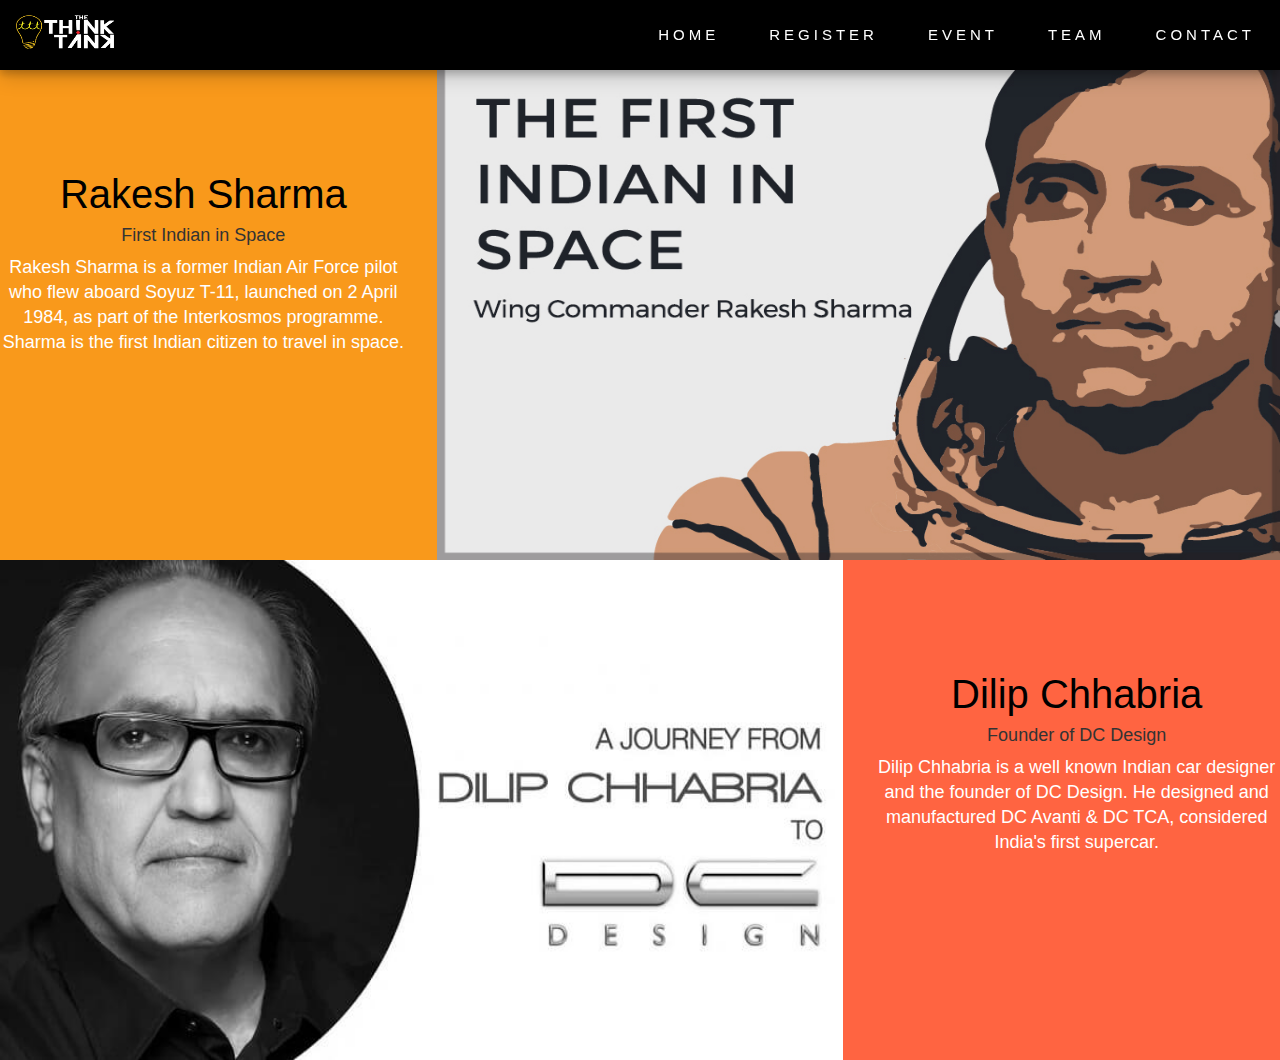
<file: event.html>
<!DOCTYPE html>
<html lang="en">

<head>
        <title>The Think Tank</title>
        <link rel="shortcut icon" href="images/Logo/favicon.png">
    <meta charset="utf-8">
    <meta name="viewport" content="width=device-width, initial-scale=1">


    <link rel="stylesheet" href="https://maxcdn.bootstrapcdn.com/bootstrap/3.3.7/css/bootstrap.min.css">
    <script src="https://ajax.googleapis.com/ajax/libs/jquery/3.3.1/jquery.min.js"></script>
    <script src="https://maxcdn.bootstrapcdn.com/bootstrap/3.3.7/js/bootstrap.min.js"></script>
    <link href="https://fonts.googleapis.com/css?family=Pangolin" rel="stylesheet">
    <link rel="stylesheet" href="https://cdnjs.cloudflare.com/ajax/libs/font-awesome/4.7.0/css/font-awesome.min.css">
    <link href="https://fonts.googleapis.com/css?family=Delius+Swash+Caps" rel="stylesheet">
    <!--THEME-->
    <link rel="stylesheet" href="css/index.css">
    <link rel="stylesheet" href="css/event.css">


</head>

<body id="index">
    <nav class="navbar navbar-default navbar-fixed-top">
        <div class="container-fluid">
            <div class="navbar-header">
                <button type="button" class="navbar-toggle" data-toggle="collapse" data-target="#myNavbar">
        <span class="icon-bar"></span>
        <span class="icon-bar"></span>
        <span class="icon-bar"></span>
      </button>
                <a class="navbar-brand page-scroll" href="#index"><img src="images/para/Navi.png" /></a>
            </div>
            <div class="borderYtoX collapse navbar-collapse" id="myNavbar">
                <ul class=" nav navbar-nav navbar-right">
                    <li><a href="index.html">HOME</a></li>
                    <li><a href="recruitment.html">REGISTER</a></li>
                    <li><a href="event.html">EVENT</a></li>
                    <li><a href="speaker.html">TEAM</a></li>
                    <li><a href="contact.html">CONTACT</a></li>
                </ul>
            </div>
        </div>
    </nav>

    <div class="Container212 wholeContainer">
        <div class="container-1">
            <div class="row ">
                <div class="col-md-8 col-xm-12 pull-right">
                    <a href="#">
                        <img class="img-responsive" src="images/rocket.jpg" alt="">
                    </a>

                </div>
                <div class="container-text col-md-4 col-xs-12 pull-left">

                    <h3 class="text-center">Rakesh Sharma</h3>
                    <h4 class="text-center">First Indian in Space</h4>
                    <p class="text-center">Rakesh Sharma is a former Indian Air Force pilot who flew aboard Soyuz T-11, launched on 2 April 1984, as part of the Interkosmos programme. Sharma is the first Indian citizen to travel in space. </p>
                </div>
            </div>
        </div>
        <div class="container-2">
            <div class="row ">
                <div class="col-md-8 col-xm-12">
                    <a href="#">
                        <img class="img-responsive" src="images/dilip.jpg" alt="">
                    </a>

                </div>
                <div class="container-text col-md-4 col-xs-12">

                    <h3 class="text-center">Dilip Chhabria</h3>
                    <h4 class="text-center">Founder of DC Design</h4>
                    <p class="text-center">Dilip Chhabria is a well known Indian car designer and the founder of DC Design. He designed and manufactured DC Avanti & DC TCA, considered India's first supercar.</p>
                </div>
            </div>
        </div>
    </div>

</body>

</html>
</file>
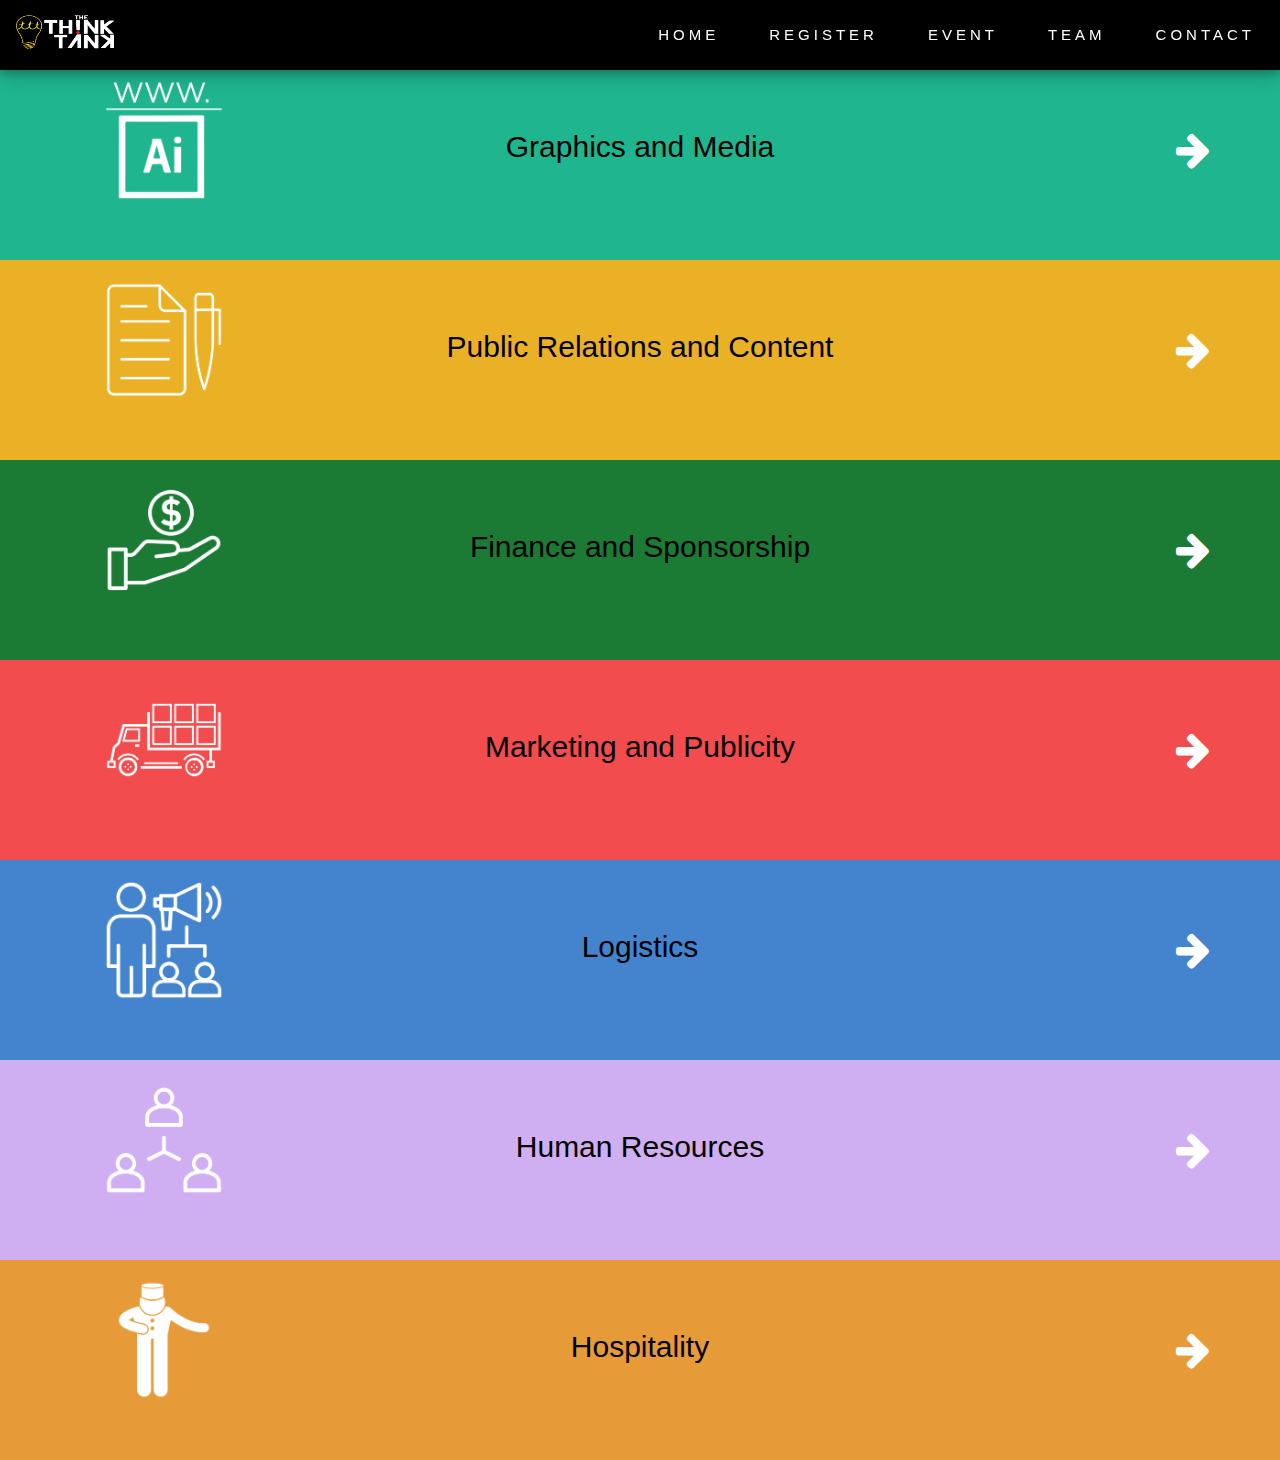
<file: recruitment.html>
<!DOCTYPE html>
<html lang="en">

<head>
    <title>The Think Tank</title>
        <link rel="shortcut icon" href="images/Logo/favicon.png">
    <meta charset="utf-8">
    <meta name="viewport" content="width=device-width, initial-scale=1">


    <link rel="stylesheet" href="https://maxcdn.bootstrapcdn.com/bootstrap/3.3.7/css/bootstrap.min.css">
    <script src="https://ajax.googleapis.com/ajax/libs/jquery/3.3.1/jquery.min.js"></script>
    <script src="https://maxcdn.bootstrapcdn.com/bootstrap/3.3.7/js/bootstrap.min.js"></script>
    <link href="https://fonts.googleapis.com/css?family=Pangolin" rel="stylesheet">
    <link rel="stylesheet" href="https://cdnjs.cloudflare.com/ajax/libs/font-awesome/4.7.0/css/font-awesome.min.css">
    <link href="https://fonts.googleapis.com/css?family=Delius+Swash+Caps" rel="stylesheet">
    <!--THEME-->
    <link rel="stylesheet" href="css/index.css">
    <link rel="stylesheet" href="css/recruitment.css">
    <link rel="stylesheet" href="css/home_content.css">

</head>

<body id="index">

    <nav class="navbar navbar-default navbar-fixed-top">
        <div class="container-fluid">
            <div class="navbar-header">
                <button type="button" class="navbar-toggle" data-toggle="collapse" data-target="#myNavbar" onclick="SolidFunction()">
                    <span class="icon-bar"></span>
                    <span class="icon-bar"></span>
                    <span class="icon-bar"></span>
                  </button>
                <a class="navbar-brand page-scroll" href="#index"><img src="images/para/Navi.png" alt="Logo"/></a>
            </div>
            <div class="borderYtoX collapse navbar-collapse" id="myNavbar">
                <ul class=" nav navbar-nav navbar-right">
                    <li><a href="index.html">HOME</a></li>
                    <li><a href="recruitment.html">REGISTER</a></li>
                    <li><a href="event.html">EVENT</a></li>
                    <li><a href="speaker.html">TEAM</a></li>
                    <li><a href="contact.html">CONTACT</a></li>
                </ul>
            </div>
        </div>
    </nav>

    <div class="whole-container">
        <section>
            <div class="container-fluid departments">
                <div class="row">
                    <a href="https://tinyurl.com/Graphicsandmedia" target="_blank" >
                    <div class="col-md-12 container-dep one">
                        <div class="row">
                            <div class="col-xs-3">
                            <div id="one" class="logo-dep text-center Group">
                                <img class="logo" src="images/Logo/1-01.png"  alt="Logo_Dep"/>
                            </div>
                        </div>
                            <div class="col-xs-6">
                            <div class="info-dep text-center">
                                <h2 class="text-center"> Graphics and Media </h2>
                            </div>
                        </div>
                        <div class="arrowRight col-xs-3">
                            <i class="fa fa-arrow-right"></i>
                        </div>
                        </div>
                    </div>
                </a>
                <a href="https://tinyurl.com/PublicRelations-Content" target="_blank" >
                    <div class="col-md-12 container-dep two">
                        <div class="row">
                            <div class="col-xs-3">
                        <div id="two" class="logo-dep text-center Group">
                            <img class="logo" src="images/Logo/2-01.png"  alt="Logo_Dep"/>
                        </div>
                            </div>
                            <div class="col-xs-6">
                        <div class="info-dep text-center">
                            <h2>Public Relations and Content</h2>
                        </div>
                        </div>
                        <div class="arrowRight col-xs-3">
                            <i class="fa fa-arrow-right"></i>
                        </div>
                        </div>
                    </div>
                    </a>
                    <a href=" https://tinyurl.com/FinanceAndSponsorship" target="_blank" >
                    <div class="col-md-12 container-dep three">
                        <div class="row">
                            <div class="col-xs-3">
                        <div id="three" class="logo-dep text-center Group">
                            <img class="logo" src="images/Logo/3-01.png"  alt="Logo_Dep"/>
                        </div>
                            </div>
                            <div class="col-xs-6">
                        <div class="info-dep text-center">
                            <h2>Finance and Sponsorship</h2>
                        </div>
                        </div>
                        <div class="arrowRight col-xs-3">
                            <i class="fa fa-arrow-right"></i>
                        </div>
                        </div>
                    </div>
                    </a>
                    <a href=" https://tinyurl.com/MarketingAndPublicity" target="_blank" >
                    <div class="col-md-12 container-dep four">
                        <div class="row">
                            <div class="col-xs-3">
                        <div id="four" class="logo-dep text-center Group">
                            <img class="logo" src="images/Logo/Untitled-2-01.png"  alt="Logo_Dep"/>
                        </div>
                            </div>
                            <div class="col-xs-6">
                        <div class="info-dep text-center">
                            <h2>Marketing and Publicity</h2>
                        </div>
                        </div>
                        <div class="arrowRight col-xs-3">
                            <i class="fa fa-arrow-right"></i>
                        </div>
                        </div>
                    </div>
                    </a>
                    <a href=" https://tinyurl.com/TEDxLogistics2019
                    " target="_blank" >
                    <div class="col-md-12 container-dep five">
                        <div class="row">
                            <div class="col-xs-3">
                        <div id="five" class="logo-dep text-center Group">
                            <img class="logo" src="images/Logo/5-01.png"  alt="Logo_Dep"/>
                        </div>
                            </div>
                            <div class="col-xs-6">
                        <div class="info-dep text-center">
                            <h2>Logistics</h2>
                        </div>
                        </div>
                        <div class="arrowRight col-xs-3">
                            <i class="fa fa-arrow-right"></i>
                        </div>
                        </div>
                    </div>
                    </a>
                    <a href="https://tinyurl.com/TEDxHumanResources2019
                    " target="_blank" >
                    <div class="col-md-12 container-dep six">
                        <div class="row">
                            <div class="col-xs-3">
                        <div id="six" class="logo-dep text-center Group">
                            <img class="logo" src="images/Logo/6-01.png"  alt="Logo_Dep"/>
                        </div>
                            </div>
                            <div class="col-xs-6">
                        <div class="info-dep text-center">
                            <h2>Human Resources</h2>
                        </div>
                        </div>
                        <div class="arrowRight col-xs-3">
                            <i class="fa fa-arrow-right"></i>
                        </div>
                        </div>
                    </div>
                    </a>
                    <a href="https://tinyurl.com/TEDxHospitality2019" target="_blank" >
                    <div class="col-md-12 container-dep seven text-center">
                        <div class="row">
                            <div class="col-xs-3">
                        <div class="logo-dep text-center Group">
                            <img class="logo" src="images/Logo/7-01.png"  alt="Logo_Dep"/>
                        </div>
                            </div>
                            <div class="col-xs-6">
                        <div class="info-dep text-center">
                            <h2>Hospitality</h2>
                        </div>
                        </div>
                        <div class="arrowRight col-xs-3">
                            <i class="fa fa-arrow-right"></i>
                        </div>
                        </div>
                    </div>
                    </a>
                </div>
            </div>
        </section>
    </div>
</body>

</html>
</file>
<file: css/index.css>
body {
    margin: 0;
    padding: 0;
}

.navbar {
    margin-bottom: 0;
    background-color: black;
    box-shadow: 0 4px 8px 0 rgba(0, 0, 0, 0.2), 0 6px 20px 0 rgba(0, 0, 0, 0.19);
    z-index: 999999;
    border: 0;
    font-size: 15px !important;
    line-height: 1.42857143 !important;
    letter-spacing: 4px;
    color: white;
    width: 100%;
}

::-webkit-scrollbar {
    width: 12px;
}

::-webkit-scrollbar-track {
    background: #e4e4e4;
}

::-webkit-scrollbar-thumb {
    background: rgb(160, 160, 160);
}

::-webkit-scrollbar-thumb:hover {
    background: rgb(0, 0, 0);
}

.navbar-brand img {
    padding: none;
    margin: none;
    width: 100px;
    color: black;
    height: 170%;
}

.navbar-nav>li {
    padding-left: 10px;
    padding-right: 10px;
    padding-top: 10px;
    padding-bottom: 10px;
}

.navbar-default .navbar-nav>li>a {
    color: white;
    border-bottom: none;
    transition: 10s;
}

.navbar-default .navbar-nav>li>a:hover {
    color: yellow;
}

.navbar-default .navbar-nav>li>a:after {
    display: block;
    position: absolute;
    top: 0;
    left: 0;
    bottom: 0;
    right: 0;
    margin: auto;
    width: 100%;
    height: 1px;
    content: '';
    color: transparent;
    visibility: none;
    opacity: 0;
    z-index: -1;
}

.navbar-default .navbar-nav>li>a,
.navbar-default .navbar-nav>li>a:after,
.navbar-default .navbar-nav>li>a:before {
    transition: all .1s;
}

.navbar-default .navbar-nav>li>a:hover:after {
    opacity: 1;
    visibility: visible;
    height: 100%;
    border-radius: 0px;
    border-bottom: 4px solid yellow;
}

.navbar-default .navbar-navi>li>a {
    margin-top: 5px;
    color: #64C1FF;
    background-color: white;
    border-radius: 10px;
    transition: all 0.3s;
    box-shadow: 0 4px 8px 0 rgba(0, 0, 0, 0.2), 0 6px 20px 0 rgba(0, 0, 0, 0.19);
}

.navbar-default .navbar-navi>li>a:hover {
    color: black;
    box-shadow: none;
    background: yellow;
}

.navbar-default .navbar-navi>li {
    float: right;
    padding-left: 10px;
    padding-right: 10px;
    padding-top: 10px;
    padding-bottom: 10px;
}

.navbar li a,
.navbar .navbar-brand {
    color: #fff;
}

@media (max-width: 990px) {
    .navbar-header {
        float: none;
    }
    .navbar-left,
    .navbar-right {
        float: none !important;
    }
    .navbar-toggle {
        display: block;
    }
    .navbar-collapse {
        border-top: 1px solid transparent;
        box-shadow: inset 0 1px 0 rgba(100, 32, 32, 0.1);
    }
    .navbar-fixed-top {
        top: 0;
        border-width: 0 0 1px;
    }
    .navbar-collapse.collapse {
        display: none!important;
    }
    .navbar-nav {
        float: none!important;
        margin-top: 7.5px;
    }
    .navbar-nav>li {
        float: none;
    }
    .navbar-nav>li>a {
        padding-top: 10px;
        padding-bottom: 10px;
    }
    .collapse.in {
        display: block !important;
    }
}

@media(max-width:500px) {
    .navbar-brand img {
        height: 20px;
        width: 50px;
    }
}
</file>
<file: css/event.css>
body,
html {
    margin: 0;
    overflow-x: hidden;
}

.wholeContainer {
    margin-top: 60px;
}

.container-1 {
    background-color: rgb(249, 153, 27);
    margin: 0;
    padding-left: 0;
    padding-right: 0;
}

.container-1 img {
    height: 500px;
    width: 100%;
    margin: 0;
}

.container-text {
    padding-top: 7%;
}

.container-text h3 {
    font-size: 40px;
    color: black;
    padding: 0;
    text-decoration: none;
}

.container-text p {
    color: white;
    line-height: 25px;
    font-size: 18px;
}

.container-text button {
    margin-top: 10px;
    background: transparent;
    border: 2px solid white;
    border-radius: 0;
    margin-left: 40%;
}

.container-2 {
    background-color: rgb(255, 100, 65);
    margin: 0;
    padding-left: 0;
    padding-right: 0;
}

.container-2 img {
    height: 500px;
    width: 100%;
    margin: 0;
}

.btn a {
    color: white;
    text-decoration: none;
}

@media (max-width:940px) {
    .wholeContainer {
        margin-top: 40px;
    }
    .container-1 img {
        height: 400px;
        width: 100%;
        margin: 0;
    }
    .container-text {
        padding-top: 7%;
    }
}

@media (max-width:500px) {
    .wholeContainer {
        margin-top: 40px;
    }
    .container-1 {
        height: 100vh;
    }
    .container-1 img {
        height: 200px;
        width: 100%;
        margin: 0;
    }
    .container-2 {
        height: 100vh;
    }
    .container-2 img {
        height: 200px;
        width: 100%;
        margin: 0;
    }
    .container-text h3 {
        font-size: 20px;
    }
    .container-text p {
        font-size: 14px;
        line-height: 18px;
    }
    .wholeContainer button {
        padding: 10px;
        margin-left: 35%;
    }
}
</file>
<file: css/recruitment.css>
body {
    margin: 0;
    font-size: 1.5em;
    line-height: 1.6;
    font-weight: 400;
    font-family: "Raleway", "HelveticaNeue", "Helvetica Neue", Helvetica, Arial, sans-serif;
}
.whole-container {
    margin-top: 60px;
}

section {
    z-index: 44;
}

.home-para p {
    font-family: 'Source Sans Pro', sans-serif;
}

.layer {
    position: absolute;
    bottom: 0;
    left: 0;
    will-change: transform;
}

.departments .logo {
    height: 120px;
}

.departments .container-dep {
    padding: 20px;
    overflow: hidden;
    height: 200px;
}

.departments .container-dep:hover {
    box-shadow: 0px 10px 20px rgba(0, 0, 0, 0.2) inset;
}

.departments .info-dep {
    padding: 30px;
    line-height: 20px;
}

.departments .logo-dep i:hover {
    box-shadow: 10px 5px 10px rgba(0, 0, 0, 0.2) inset;
}

.one {
    background: #1FB58F;
}

.two {
    background: #EAB126;
}

.three {
    background: #1B7B34;
}

.four {
    background: #F24C4E;
}

.five {
    background: #4484ce;
}

.six {
    background: #cfaef2;
}

.seven {
    background: #e79b38;
}

.recurting {
    position: relative;
}

.recurting h1 {
    position: absolute;
    left: 50%;
    top: 50%;
    transform: translate(-50%, -50%);
    display: block;
}
  
  
  /* right bounce */
  @-webkit-keyframes bounceRight {
    0%,
    20%,
    50%,
    80%,
    100% {
      -webkit-transform: translateX(0);
      transform: translateX(0);
    }
    40% {
      -webkit-transform: translateX(-30px);
      transform: translateX(-30px);
    }
    60% {
      -webkit-transform: translateX(-15px);
      transform: translateX(-15px);
    }
  }
  @-moz-keyframes bounceRight {
    0%,
    20%,
    50%,
    80%,
    100% {
      transform: translateX(0);
    }
    40% {
      transform: translateX(-30px);
    }
    60% {
      transform: translateX(-15px);
    }
  }
  @keyframes bounceRight {
    0%,
    20%,
    50%,
    80%,
    100% {
      -ms-transform: translateX(0);
      transform: translateX(0);
    }
    40% {
      -ms-transform: translateX(-30px);
      transform: translateX(-30px);
    }
    60% {
      -ms-transform: translateX(-15px);
      transform: translateX(-15px);
    }
  }
  /* /right bounce */
  
  
  /* assign bounce */
  .fa-arrow-right {
    -webkit-animation: bounceRight 2s infinite;
    animation: bounceRight 2s infinite;
    float:right;
    font-size: 40px;
    text-align:center;
    padding:50px;
    color: white;
  }
  .departments a{
      color: black;
  }
  @media (max-width:500px) {
    .departments .container-dep {
        padding: 20px;
        overflow: hidden;
        height: 150px;
    }
    .whole-container {
        margin-top: 40px;
    }
    .home-para p {
        font-size: 18px;
    }
    .info-dep h2{
        font-size: 16px;
        padding: 0;
        margin: 0;
        text-align: center;
    }
    .departments .logo {
        height: 60px;
        margin-top: 20px;
    }
    .fa-arrow-right {
        -webkit-animation: bounceRight 2s infinite;
        animation: bounceRight 2s infinite;
        float:right;
        font-size: 25px;
        text-align:center;
        padding:40px;
        color: white;
      }
}
</file>
<file: css/home_content.css>
.heading {
    margin-top: 70px;
    margin-bottom: 90px;
}

.heading .head_heading h1 {
    margin-bottom: 30px;
    font-weight: 600;
}

.heading .head_heading p {
    margin-top: 0rem;
    line-height: 3.7777rem;
    margin-bottom: 2.7777rem !important;
    word-spacing: 0.5px;
    letter-spacing: 2px;
    font-family: 'Raleway', sans-serif;
    font-size: 20px;
}

@media(max-width:500px) {
    .heading .head_heading p {
        line-height: 3.7777rem;
        word-spacing: 0.5px;
        letter-spacing: 2px;
        font: normal 16px 'Pangolin';
    }
}
</file>
